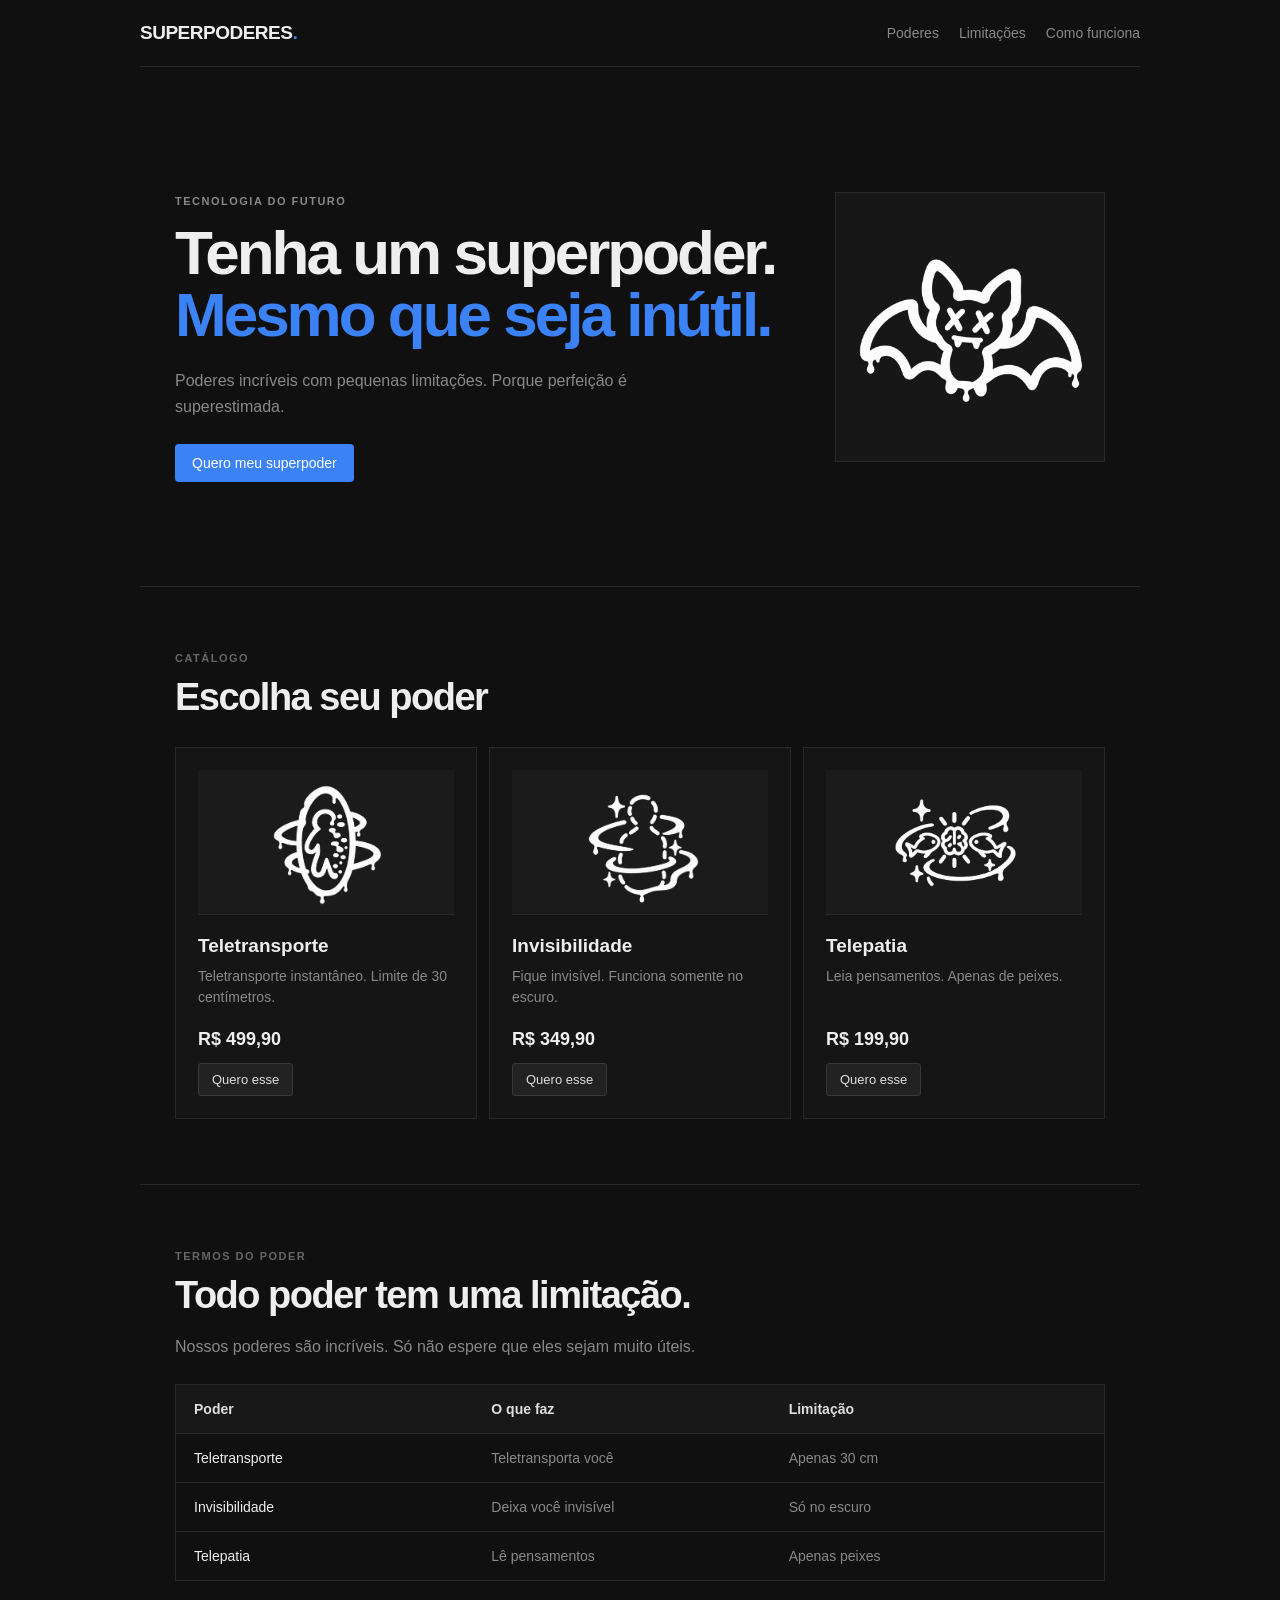
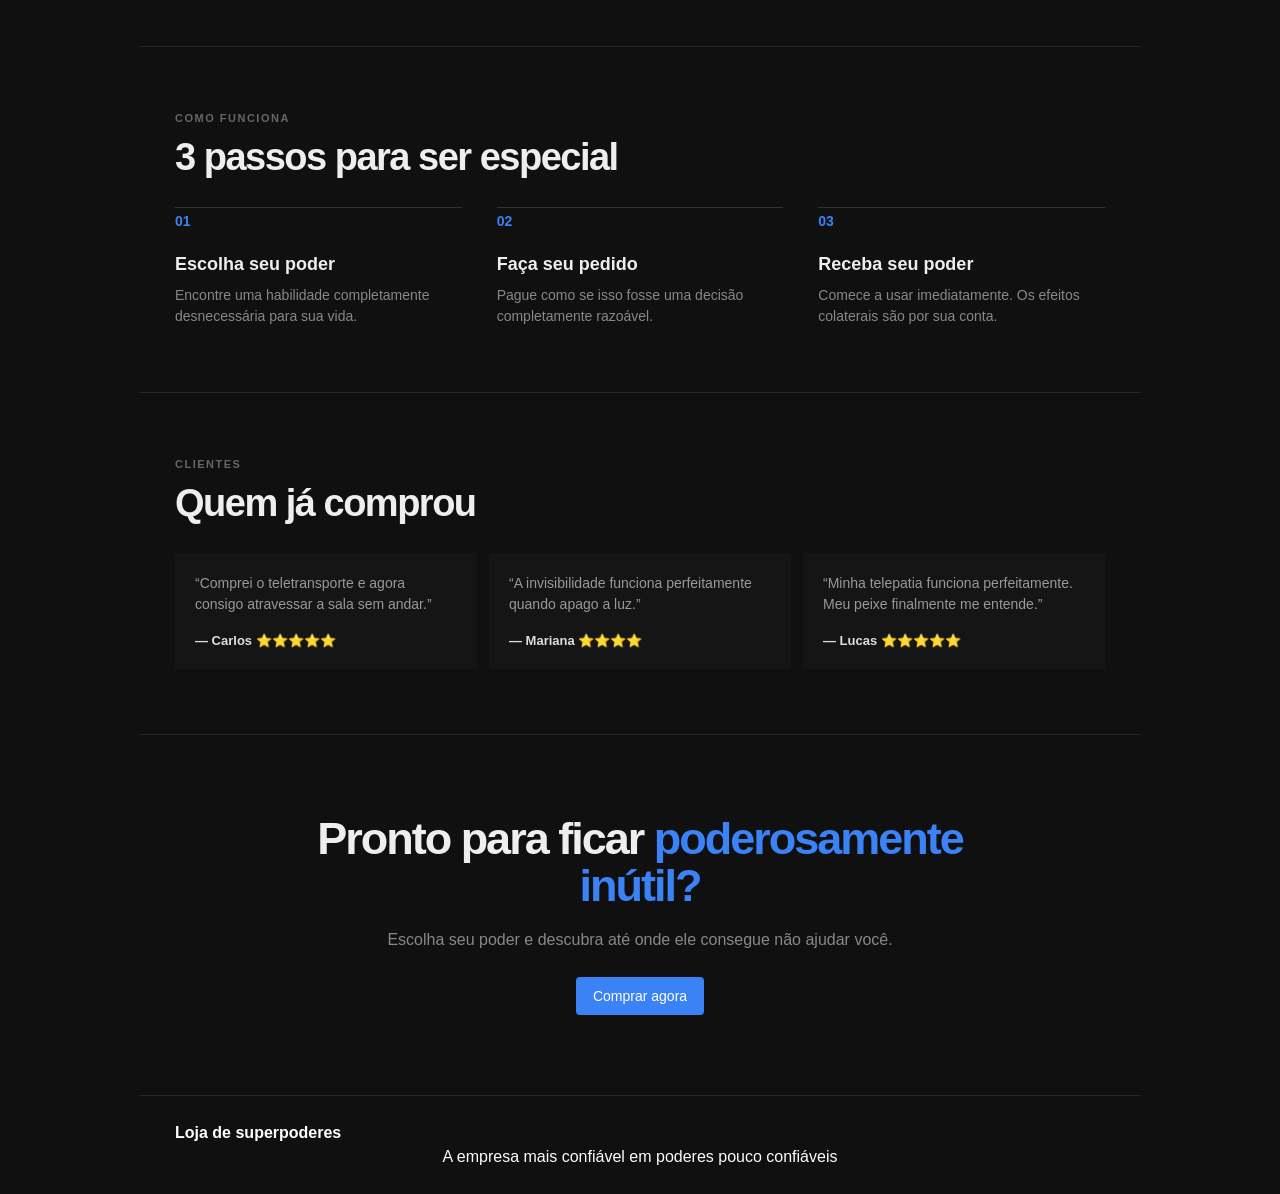
<file: index.html>
<!DOCTYPE html>
<html lang="pt-BR">

<head>
    <meta charset="UTF-8">
    <meta name="viewport" content="width=device-width, initial-scale=1.0">

    <title>Loja de Poderes</title>

    <link rel="icon" href="img/logo.png">
    <link rel="stylesheet" href="./style.css">
</head>

<body>

    <!-- CABEÇALHO -->
    <header class="cabecalho">

        <h2>
            SUPERPODERES<span>.</span>
        </h2>

        <nav>
            <a href="#poderes">Poderes</a>
            <a href="#limitacoes">Limitações</a>
            <a href="#sobre">Como funciona</a>
        </nav>

    </header>


    <main>

        <!-- HERO -->
        <section class="hero">

            <div>

                <p class="pequeno">
                    TECNOLOGIA DO FUTURO
                </p>

                <h1>
                    Tenha um superpoder.
                    <span>Mesmo que seja inútil.</span>
                </h1>

                <p>
                    Poderes incríveis com pequenas limitações.
                    Porque perfeição é superestimada.
                </p>

                <a class="botao" href="#poderes">
                    Quero meu superpoder
                </a>

            </div>


            <div class="raio">

                <img src="img/superpoder.png" alt="Superpoder">

            </div>

        </section>


        <!-- PRODUTOS -->
        <section id="poderes" class="secao">

            <p class="pequeno">
                CATÁLOGO
            </p>

            <h2>
                Escolha seu poder
            </h2>


            <div class="cards">

                <!-- TELETRANSPORTE -->
                <div class="card">

                    <div class="icone">
                        <img src="img/teletransporte.png" alt="Teletransporte">
                    </div>

                    <h3>
                        Teletransporte
                    </h3>

                    <p>
                        Teletransporte instantâneo.
                        Limite de 30 centímetros.
                    </p>

                    <strong>
                        R$ 499,90
                    </strong>

                    <a href="pagamento.html">
                        Quero esse
                    </a>

                </div>


                <!-- INVISIBILIDADE -->
                <div class="card">

                    <div class="icone">
                        <img src="img/invisibilidade.png" alt="Invisibilidade">
                    </div>

                    <h3>
                        Invisibilidade
                    </h3>

                    <p>
                        Fique invisível.
                        Funciona somente no escuro.
                    </p>

                    <strong>
                        R$ 349,90
                    </strong>

                    <a href="invisibilidade.html">
                        Quero esse
                    </a>

                </div>


                <!-- TELEPATIA -->
                <div class="card">

                    <div class="icone">
                        <img src="img/telepatia.png" alt="Telepatia">
                    </div>

                    <h3>
                        Telepatia
                    </h3>

                    <p>
                        Leia pensamentos.
                        Apenas de peixes.
                    </p>

                    <strong>
                        R$ 199,90
                    </strong>

                    <a href="telepatia.html">
                        Quero esse
                    </a>

                </div>

            </div>

        </section>


        <!-- LIMITAÇÕES -->
        <section id="limitacoes" class="limitacoes">

            <p class="pequeno">
                TERMOS DO PODER
            </p>

            <h2>
                Todo poder tem uma limitação.
            </h2>

            <p class="texto-limitacao">
                Nossos poderes são incríveis. Só não espere que eles sejam
                muito úteis.
            </p>


            <div class="tabela">

                <div class="linha titulo-tabela">

                    <strong>
                        Poder
                    </strong>

                    <strong>
                        O que faz
                    </strong>

                    <strong>
                        Limitação
                    </strong>

                </div>


                <div class="linha">

                    <span>
                        Teletransporte
                    </span>

                    <span>
                        Teletransporta você
                    </span>

                    <span>
                        Apenas 30 cm
                    </span>

                </div>


                <div class="linha">

                    <span>
                        Invisibilidade
                    </span>

                    <span>
                        Deixa você invisível
                    </span>

                    <span>
                        Só no escuro
                    </span>

                </div>


                <div class="linha">

                    <span>
                        Telepatia
                    </span>

                    <span>
                        Lê pensamentos
                    </span>

                    <span>
                        Apenas peixes
                    </span>

                </div>

            </div>

        </section>


        <!-- COMO FUNCIONA -->
        <section id="sobre" class="como">

            <p class="pequeno">
                COMO FUNCIONA
            </p>

            <h2>
                3 passos para ser especial
            </h2>


            <div class="etapas">

                <div>

                    <b>01</b>

                    <h3>
                        Escolha seu poder
                    </h3>

                    <p>
                        Encontre uma habilidade completamente
                        desnecessária para sua vida.
                    </p>

                </div>


                <div>

                    <b>02</b>

                    <h3>
                        Faça seu pedido
                    </h3>

                    <p>
                        Pague como se isso fosse uma decisão
                        completamente razoável.
                    </p>

                </div>


                <div>

                    <b>03</b>

                    <h3>
                        Receba seu poder
                    </h3>

                    <p>
                        Comece a usar imediatamente.
                        Os efeitos colaterais são por sua conta.
                    </p>

                </div>

            </div>

        </section>


        <!-- DEPOIMENTOS -->
        <section class="depoimentos">

            <p class="pequeno">
                CLIENTES
            </p>

            <h2>
                Quem já comprou
            </h2>


            <div class="comentarios">

                <div>

                    <p>
                        “Comprei o teletransporte e agora consigo
                        atravessar a sala sem andar.”
                    </p>

                    <strong>
                        — Carlos ⭐⭐⭐⭐⭐
                    </strong>

                </div>


                <div>

                    <p>
                        “A invisibilidade funciona perfeitamente
                        quando apago a luz.”
                    </p>

                    <strong>
                        — Mariana ⭐⭐⭐⭐
                    </strong>

                </div>


                <div>

                    <p>
                        “Minha telepatia funciona perfeitamente.
                        Meu peixe finalmente me entende.”
                    </p>

                    <strong>
                        — Lucas ⭐⭐⭐⭐⭐
                    </strong>

                </div>

            </div>

        </section>


        <!-- FINAL -->
        <section class="final">

            <h2>
                Pronto para ficar
                <span>
                    poderosamente inútil?
                </span>
            </h2>

            <p>
                Escolha seu poder e descubra até onde ele consegue
                não ajudar você.
            </p>

            <a class="botao" href="pagamento.html">
                Comprar agora
            </a>

        </section>

    </main>


    <!-- RODAPÉ -->
    <footer>

        <strong>
            Loja de superpoderes
        </strong>

        <p>
            A empresa mais confiável em poderes pouco confiáveis
        </p>

    </footer>

</body>

</html>
</file>
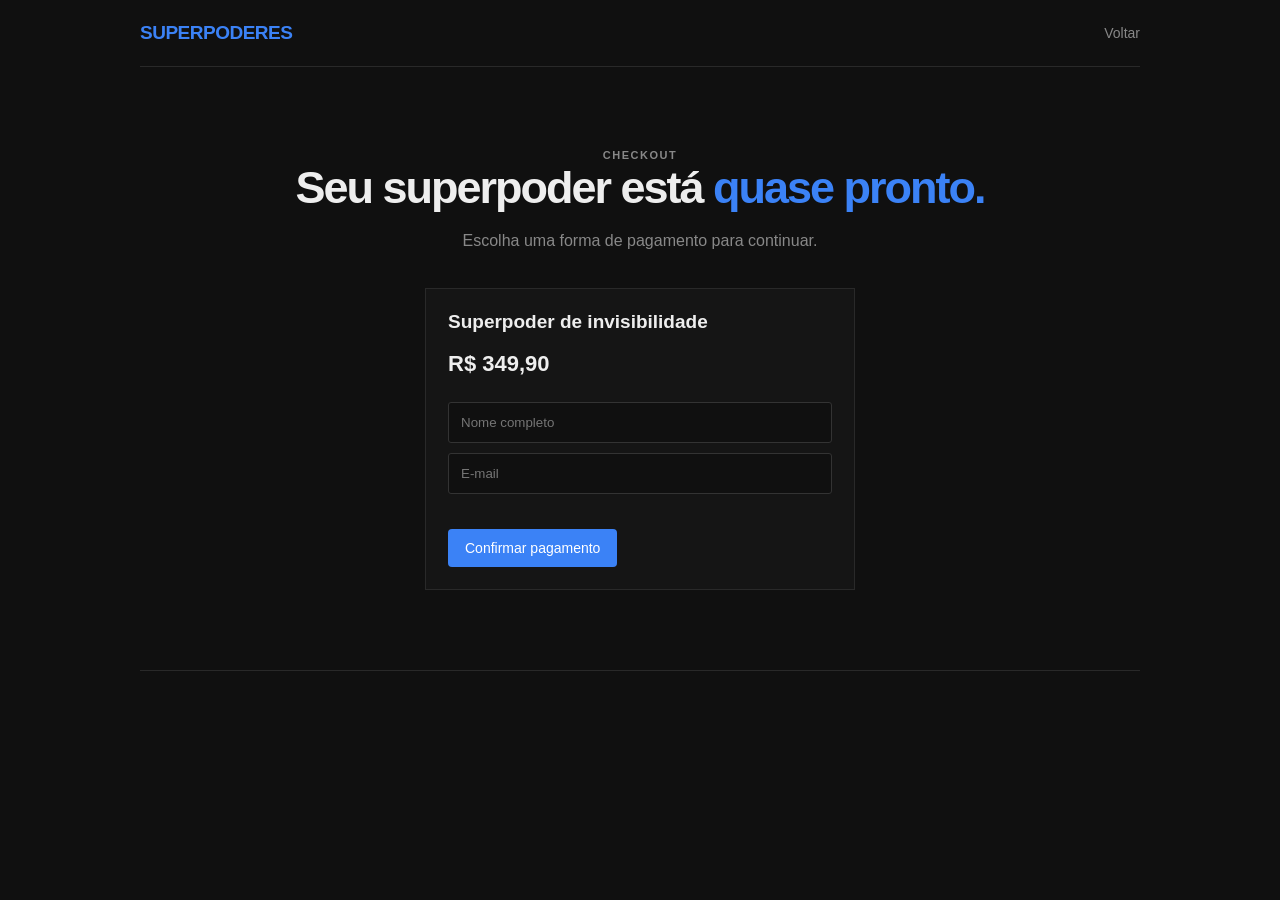
<file: invisibilidade.html>
<!DOCTYPE html>
<html lang="pt-BR">

<head>

    <meta charset="UTF-8">

    <meta name="viewport"
          content="width=device-width, initial-scale=1.0">

    <title>Pagamento - SuperPoderes</title>

    <link rel="stylesheet" href="./style.css">

</head>

<body>

    <header class="cabecalho">

        <h2><span>SUPERPODERES</span></h2>

        <a href="index.html">
            Voltar
        </a>

    </header>


    <main>

        <section class="final">

            <p class="pequeno">
                CHECKOUT
            </p>

            <h2>
                Seu superpoder está
                <span>quase pronto.</span>
            </h2>

            <p class="checkout-description">
                Escolha uma forma de pagamento para continuar.
            </p>


            <div class="card checkout-card">

                <h3>
                     Superpoder de invisibilidade
                </h3>

                <strong>
                    R$ 349,90
                </strong>


                <form>

                    <input
                        type="text"
                        placeholder="Nome completo"
                    >

                    <input
                        type="email"
                        placeholder="E-mail"
                    >

                    <button
                        type="button"
                        onclick="window.location.href='sucesso.html'"
                        class="botao"
                    >
                        Confirmar pagamento
                    </button>

                </form>

            </div>

        </section>

    </main>


    

</body>

</html>
</file>
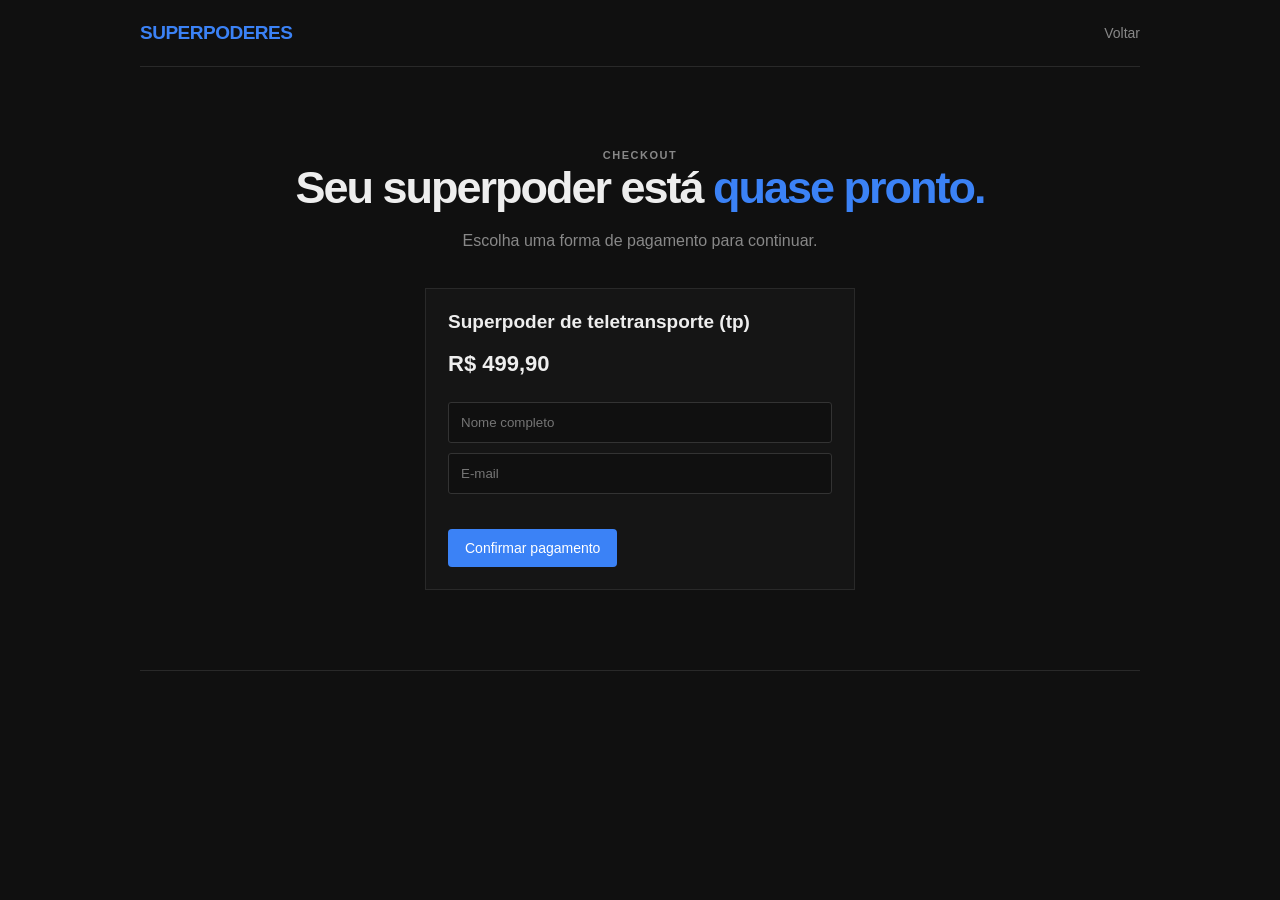
<file: pagamento.html>
<!DOCTYPE html>
<html lang="pt-BR">

<head>

    <meta charset="UTF-8">

    <meta name="viewport"
          content="width=device-width, initial-scale=1.0">

    <title>Pagamento - SuperPoderes</title>

    <link rel="stylesheet" href="./style.css">

</head>

<body>

    <header class="cabecalho">

        <h2><span>SUPERPODERES</span></h2>

        <a href="index.html">
            Voltar
        </a>

    </header>


    <main>

        <section class="final">

            <p class="pequeno">
                CHECKOUT
            </p>

            <h2>
                Seu superpoder está
                <span>quase pronto.</span>
            </h2>

            <p class="checkout-description">
                Escolha uma forma de pagamento para continuar.
            </p>


            <div class="card checkout-card">

                <h3>
                     Superpoder de teletransporte (tp)
                </h3>

                <strong>
                    R$ 499,90
                </strong>


                <form>

                    <input
                        type="text"
                        placeholder="Nome completo"
                    >

                    <input
                        type="email"
                        placeholder="E-mail"
                    >

                    <button
                        type="button"
                        onclick="window.location.href='sucesso.html'"
                        class="botao"
                    >
                        Confirmar pagamento
                    </button>

                </form>

            </div>

        </section>

    </main>


    

</body>

</html>
</file>
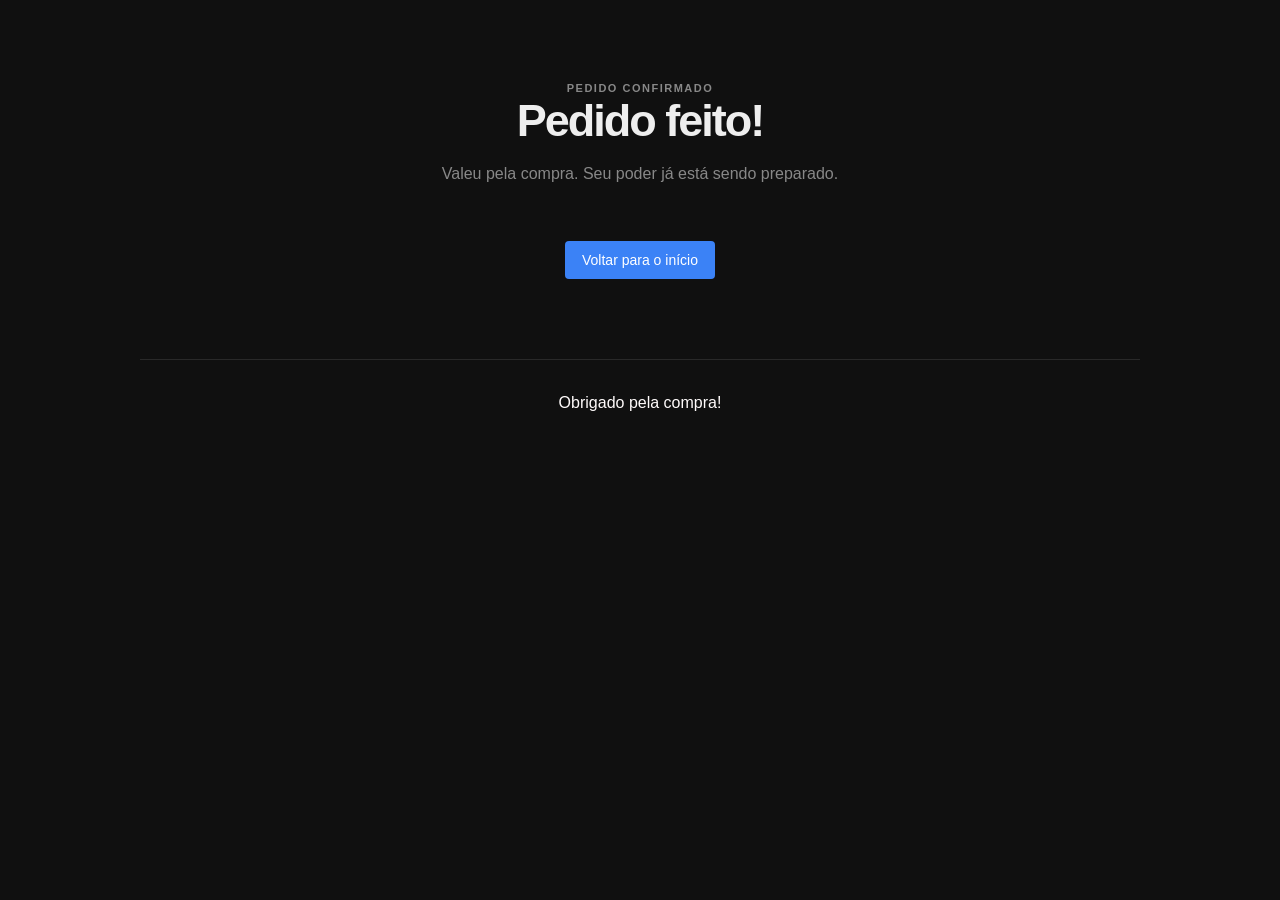
<file: sucesso.html>
<!DOCTYPE html>
<html lang="pt-BR">

<head>
    <meta charset="UTF-8">
    <meta name="viewport" content="width=device-width, initial-scale=1.0">
    <title>Pedido confirmado</title>
    <link rel="stylesheet" href="style.css">
</head>

<body>

    <main>
        <section class="final">

            <p class="pequeno">PEDIDO CONFIRMADO</p>

            <h2>
                Pedido feito! 
            </h2>

            <p class="mensagem-sucesso">
                Valeu pela compra. Seu poder já está sendo preparado.
            </p>

            <a href="index.html" class="botao">
                Voltar para o início
            </a>

        </section>
    </main>

    <footer>
        <p>Obrigado pela compra!</p>
    </footer>

</body>

</html>
</file>
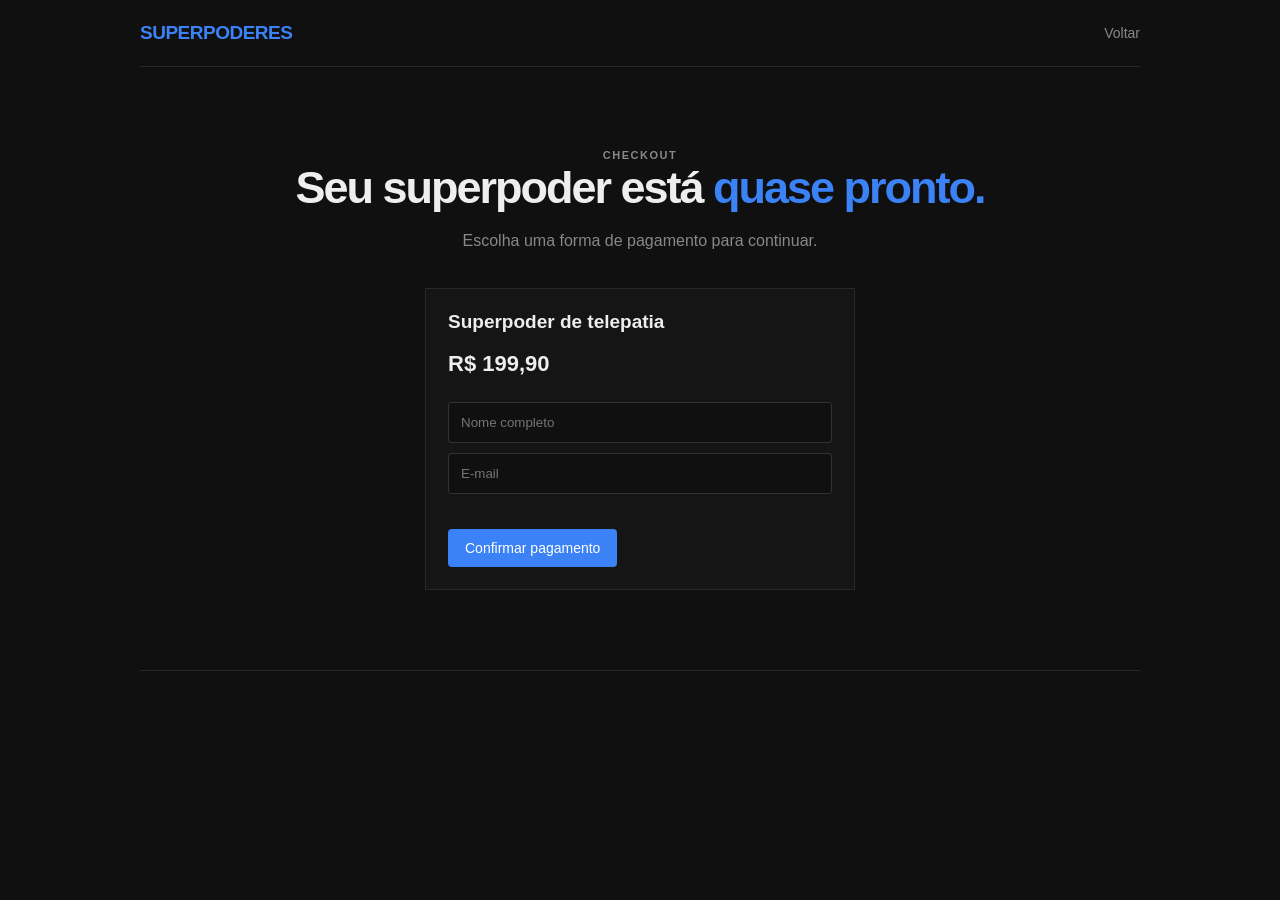
<file: telepatia.html>
<!DOCTYPE html>
<html lang="pt-BR">

<head>

    <meta charset="UTF-8">

    <meta name="viewport"
          content="width=device-width, initial-scale=1.0">

    <title>Pagamento - SuperPoderes</title>

    <link rel="stylesheet" href="./style.css">

</head>

<body>

    <header class="cabecalho">

        <h2><span>SUPERPODERES</span></h2>

        <a href="index.html">
            Voltar
        </a>

    </header>


    <main>

        <section class="final">

            <p class="pequeno">
                CHECKOUT
            </p>

            <h2>
                Seu superpoder está
                <span>quase pronto.</span>
            </h2>

            <p class="checkout-description">
                Escolha uma forma de pagamento para continuar.
            </p>


            <div class="card checkout-card">

                <h3>
                     Superpoder de telepatia
                </h3>

                <strong>
                    R$ 199,90
                </strong>


                <form>

                    <input
                        type="text"
                        placeholder="Nome completo"
                    >

                    <input
                        type="email"
                        placeholder="E-mail"
                    >

                    <button
                        type="button"
                        onclick="window.location.href='sucesso.html'"
                        class="botao"
                    >
                        Confirmar pagamento
                    </button>

                </form>

            </div>

        </section>

    </main>


    

</body>

</html>
</file>
<file: style.css>
* {
    margin: 0;
    padding: 0;
    box-sizing: border-box;
}

body {
    background: #101010;
    color: #eee;
    font-family: Arial, sans-serif;
}

/* CABEÇALHO */

.cabecalho {
    width: 1000px;
    margin: auto;
    padding: 22px 0;

    display: flex;
    justify-content: space-between;
    align-items: center;

    border-bottom: 1px solid #292929;
}

.cabecalho h2 {
    font-size: 19px;
    letter-spacing: -0.5px;
}

.cabecalho h2 span {
    color: #3b82f6;
}

.cabecalho nav {
    display: flex;
    gap: 20px;
}

.cabecalho a {
    color: #888;
    text-decoration: none;
    font-size: 14px;
}

.cabecalho a:hover {
    color: #fff;
}

/* CONTEÚDO PRINCIPAL */

main {
    width: 1000px;
    margin: auto;
}

/* HERO */

.hero {
    min-height: 520px;
    padding: 70px 35px;

    display: flex;
    justify-content: space-between;
    align-items: center;

    border-bottom: 1px solid #292929;
}

.hero h1 {
    max-width: 650px;

    font-size: 62px;
    line-height: 1;
    letter-spacing: -3px;
}

.hero h1 span {
    display: block;
    color: #3b82f6;
}

.hero p {
    width: 480px;
    margin-top: 22px;

    color: #888;
    line-height: 1.6;
}

/* TEXTOS PEQUENOS */

.pequeno {
    margin-bottom: 12px;

    color: #666;
    font-size: 11px;
    font-weight: bold;
    letter-spacing: 1.5px;
}

/* BOTÕES */

.botao {
    display: inline-block;

    margin-top: 25px;
    padding: 11px 17px;

    background: #3b82f6;
    color: white;

    border: none;
    border-radius: 4px;

    text-decoration: none;
    font-size: 14px;
}

.botao:hover {
    background: #2f73dc;
}

/* IMAGEM PRINCIPAL */

.raio {
    width: 270px;
    height: 270px;

    display: flex;
    justify-content: center;
    align-items: center;

    background: #171717;
    border: 1px solid #292929;
}

.raio img {
    width: 235px;
    height: 235px;
    object-fit: contain;

    animation: flutuar 3s ease-in-out infinite;
}

@keyframes flutuar {

    0%,
    100% {
        transform: translateY(0);
    }

    50% {
        transform: translateY(-12px);
    }
}

/* SEÇÕES */

.secao,
.como,
.depoimentos,
.limitacoes {
    padding: 65px 35px;
    border-bottom: 1px solid #292929;
}

.secao h2,
.como h2,
.depoimentos h2,
.limitacoes h2 {
    margin-bottom: 28px;

    font-size: 38px;
    letter-spacing: -1.5px;
}

/* CARDS */

.cards {
    display: grid;
    grid-template-columns: repeat(3, 1fr);
    gap: 12px;
}

.card {
    min-height: 350px;
    padding: 22px;

    background: #151515;
    border: 1px solid #292929;
}

.card:hover {
    border-color: #444;
}

/* ÍCONE DOS PRODUTOS */

.icone {
    width: 100%;
    height: 145px;

    display: flex;
    justify-content: center;
    align-items: center;

    margin-bottom: 20px;

    background: #1b1b1b;
    border-bottom: 1px solid #292929;
}

.icone img {
    width: 125px;
    height: 125px;
    object-fit: contain;
}

.card h3 {
    margin-bottom: 9px;
    font-size: 19px;
}

.card p {
    min-height: 45px;

    color: #888;
    font-size: 14px;
    line-height: 1.5;
}

.card strong {
    display: block;
    margin-top: 18px;
    font-size: 18px;
}

.card a {
    display: inline-block;

    margin-top: 13px;
    padding: 8px 13px;

    background: #222;
    color: #ddd;

    border: 1px solid #383838;
    border-radius: 3px;

    text-decoration: none;
    font-size: 13px;
}

.card a:hover {
    background: #3b82f6;
    border-color: #3b82f6;
    color: white;
}

/* LIMITAÇÕES */

.texto-limitacao {
    max-width: 600px;

    margin-top: -10px;
    margin-bottom: 25px;

    color: #888;
    line-height: 1.5;
}

.tabela {
    border: 1px solid #292929;
}

.linha {
    display: grid;
    grid-template-columns: 1fr 1fr 1fr;

    padding: 16px 18px;

    border-bottom: 1px solid #292929;

    color: #888;
    font-size: 14px;
}

.linha:last-child {
    border-bottom: none;
}

.titulo-tabela {
    background: #181818;
    color: #ddd;
}

.linha span:first-child {
    color: #eee;
}

/* COMO FUNCIONA */

.etapas {
    display: grid;
    grid-template-columns: repeat(3, 1fr);
    gap: 35px;
}

.etapas div {
    padding-top: 5px;
    border-top: 1px solid #333;
}

.etapas b {
    display: block;
    margin-bottom: 25px;

    color: #3b82f6;
    font-size: 14px;
}

.etapas h3 {
    margin-bottom: 10px;
    font-size: 18px;
}

.etapas p {
    color: #888;
    line-height: 1.5;
    font-size: 14px;
}

/* DEPOIMENTOS */

.comentarios {
    display: grid;
    grid-template-columns: repeat(3, 1fr);
    gap: 12px;
}

.comentarios div {
    padding: 20px;

    background:     #151515;
  
}

.comentarios p {
    margin-bottom: 16px;

    color: #999;
    line-height: 1.5;
    font-size: 14px;
}

.comentarios strong {
    font-size: 13px;
    color: #ddd;
}

/* CHAMADA FINAL */

.final {
    padding: 80px 35px;

    text-align: center;
    border-bottom: 1px solid #292929;
}

.final h2 {
    max-width: 700px;
    margin: 0 auto 18px;

    font-size: 45px;
    line-height: 1.05;
    letter-spacing: -2px;
}

.final h2 span {
    color: #3b82f6;
}

.final p {
    max-width: 550px;
    margin: auto;

    color: #888;
    line-height: 1.5;
}

.mensagem-sucesso {
    margin-bottom: 30px !important;
}

/* RODAPÉ */

footer {
    width: 1000px;
    margin: auto;
    padding: 28px 35px;

    color: #fffbfb;
    font-size: 20   px;
}

footer strong {
    color: #ffffff;
}

footer p {
    margin-top: 6px;
    text-align: center;
}

/* CHECKOUT */

.checkout-card {
    width: 430px;
    min-height: auto;

    margin: 35px auto 0;
    text-align: left;
}

.checkout-card h3 {
    margin-bottom: 12px;
}

.checkout-card strong {
    font-size: 22px;
}

.checkout-card form {
    margin-top: 25px;
}

.checkout-card input {
    width: 100%;

    margin-bottom: 10px;
    padding: 12px;

    background: #101010;
    color: white;

    border: 1px solid #333;
    border-radius: 3px;

    outline: none;
}

.checkout-card input:focus {
    border-color: #3b82f6;
}

.checkout-card button {
    cursor: pointer;
}

.checkout-description {
    margin-bottom: 20px !important;
}

/* RESPONSIVIDADE */

@media (max-width: 1050px) {

    .cabecalho,
    main,
    footer {
        width: 100%;
    }

    .cabecalho {
        padding: 20px;
    }

    .hero {
        padding: 60px 30px;
    }
}

@media (max-width: 800px) {

    .hero {
        flex-direction: column;
        align-items: flex-start;
        gap: 50px;
    }

    .hero h1 {
        font-size: 50px;
    }

    .hero p {
        width: 100%;
    }

    .cards,
    .etapas,
    .comentarios {
        grid-template-columns: 1fr;
    }

    .raio {
        align-self: center;
    }

    .comentarios div {
        border-left: none;
        border-top: 2px solid #3b82f6;
    }
}

@media (max-width: 600px) {

    .cabecalho {
        flex-direction: column;
        align-items: flex-start;
        gap: 18px;
    }

    .cabecalho nav {
        gap: 15px;
        flex-wrap: wrap;
    }

    .hero {
        padding: 50px 20px;
    }

    .hero h1 {
        font-size: 43px;
        letter-spacing: -2px;
    }

    .secao,
    .como,
    .depoimentos,
    .limitacoes,
    .final {
        padding: 50px 20px;
    }

    .secao h2,
    .como h2,
    .depoimentos h2,
    .limitacoes h2 {
        font-size: 32px;
    }

    .final h2 {
        font-size: 36px;
    }

    .raio {
        width: 220px;
        height: 220px;
    }

    .raio img {
        width: 190px;
        height: 190px;
    }

    .linha {
        grid-template-columns: 1fr;
        gap: 8px;
    }

    .checkout-card {
        width: 100%;
    }
}
</file>
